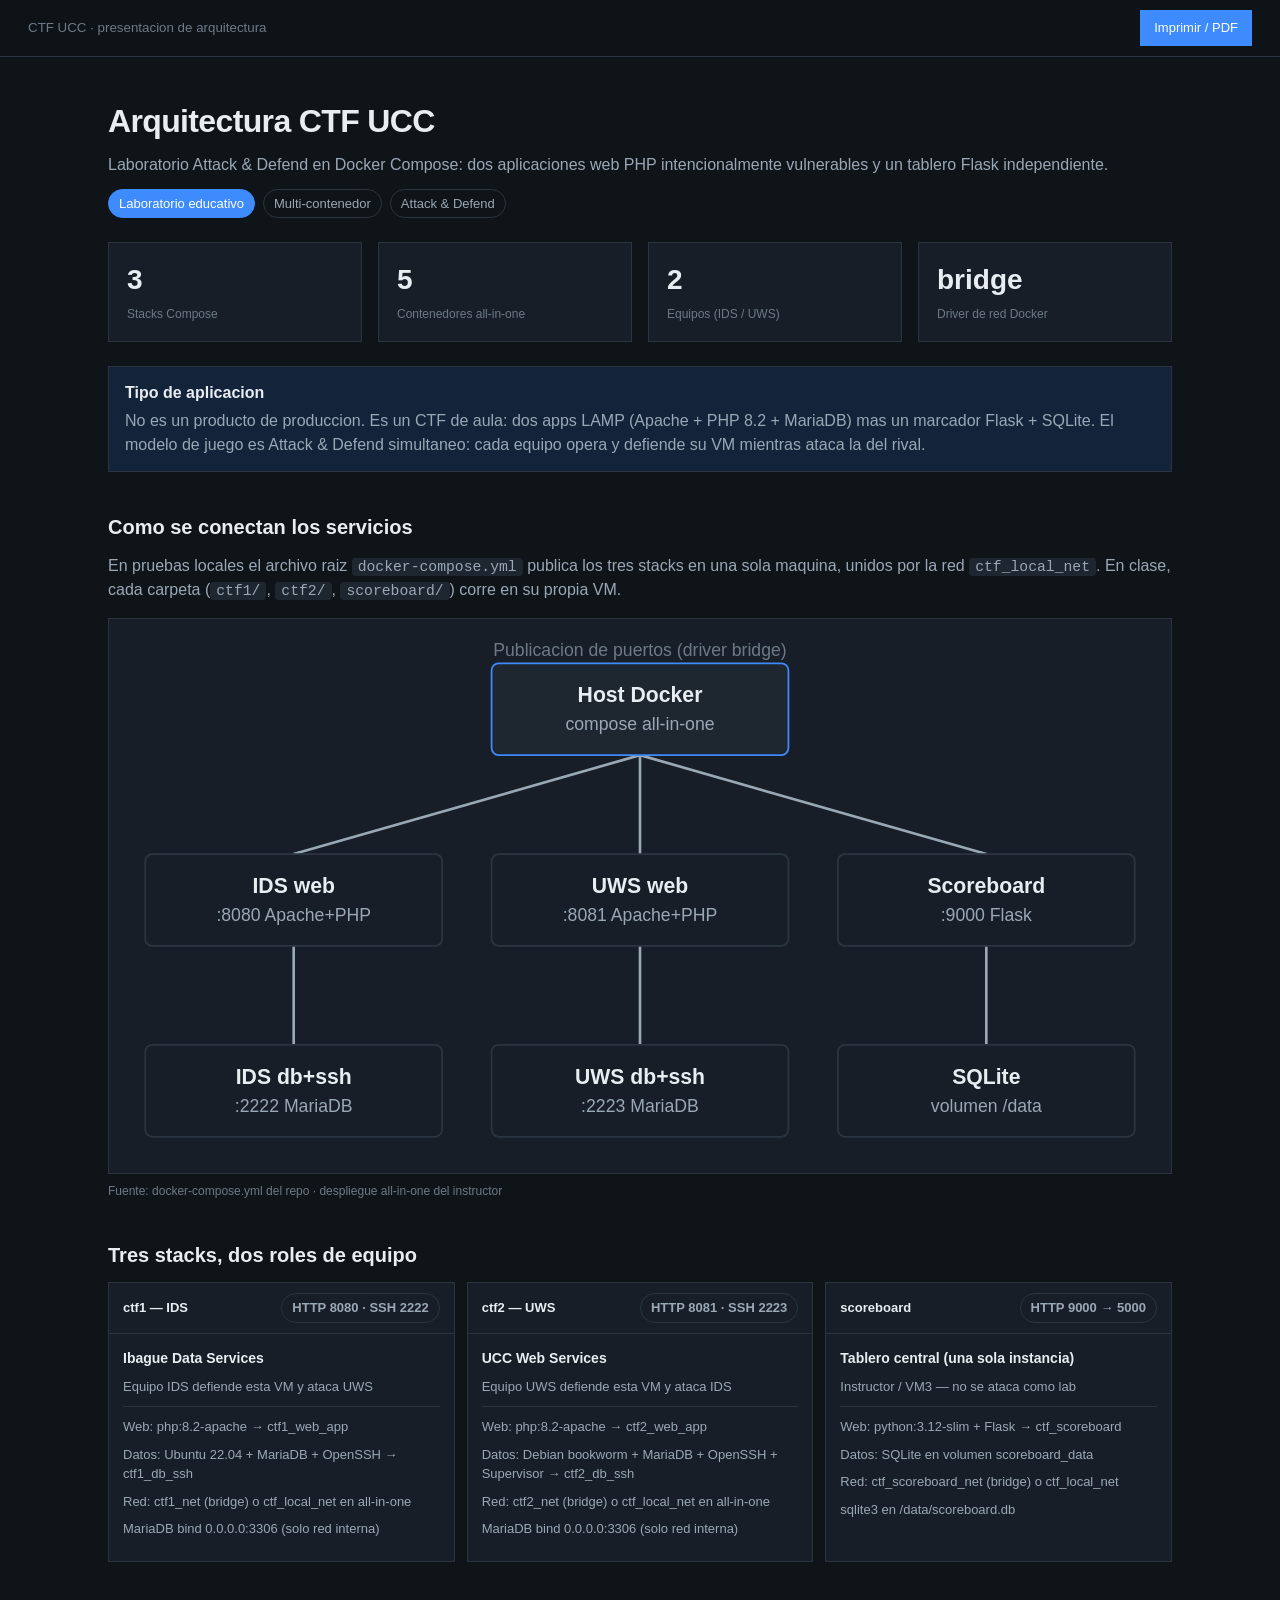
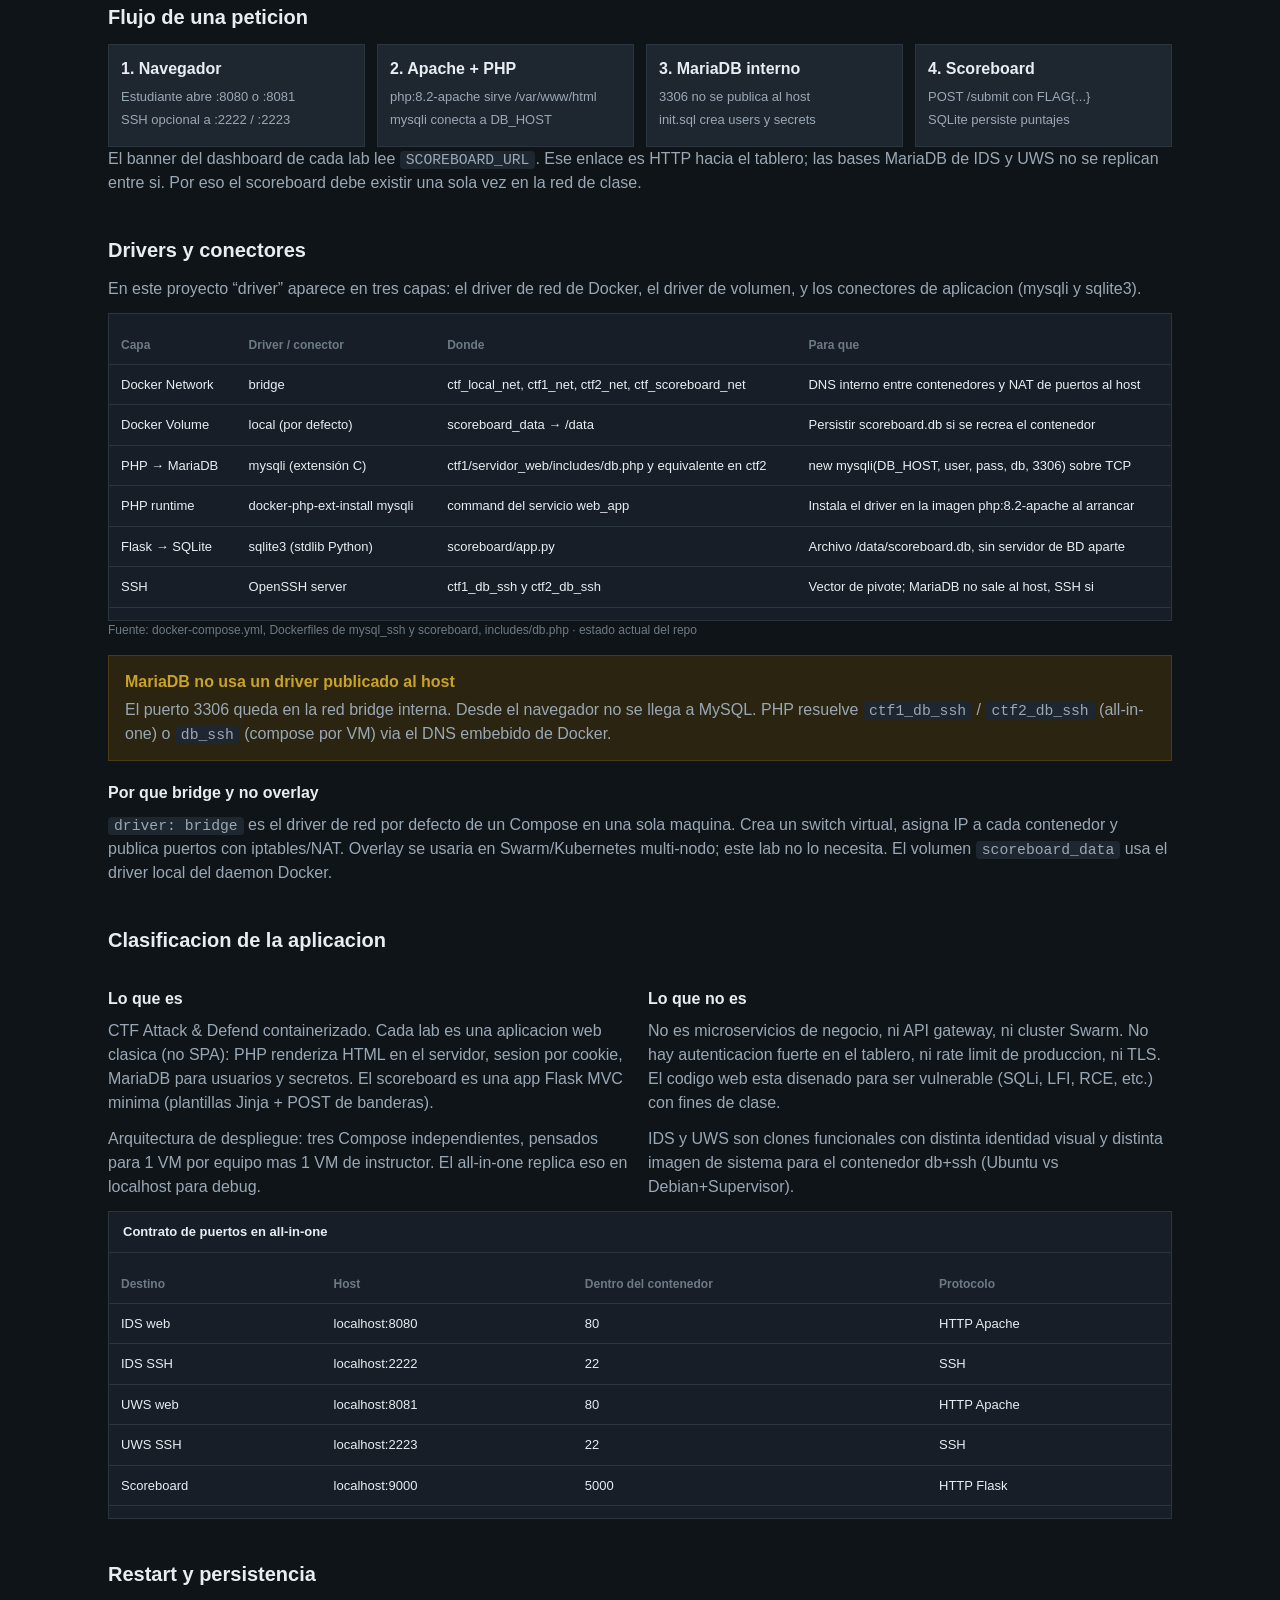
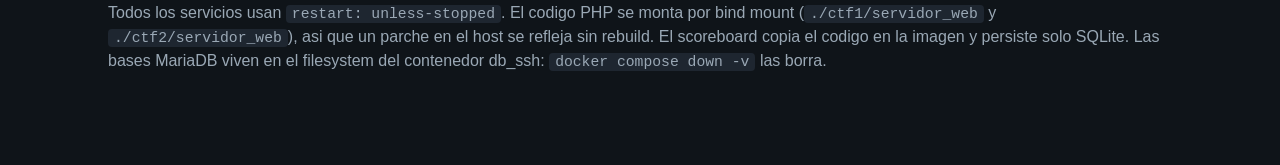
<file: docs/arquitectura-ctf-ucc.html>
<!DOCTYPE html>
<html lang="es">
<head>
  <meta charset="UTF-8" />
  <meta name="viewport" content="width=device-width, initial-scale=1" />
  <title>Arquitectura CTF UCC</title>
  <style>
    :root {
      --bg: #0f1419;
      --surface: #171e27;
      --elevated: #1e2630;
      --text: #e8edf2;
      --muted: #9aa8b5;
      --faint: #6d7a86;
      --line: #2a3540;
      --accent: #3d8bfd;
      --warn: #c9a227;
      --warn-bg: #2a2410;
      --info-bg: #13233a;
      --ok: #3dd68c;
      --font: "Segoe UI", "Helvetica Neue", Arial, sans-serif;
    }

    * { box-sizing: border-box; }
    html, body { margin: 0; }
    body {
      font-family: var(--font);
      background: var(--bg);
      color: var(--text);
      line-height: 1.5;
    }

    .page {
      max-width: 1120px;
      margin: 0 auto;
      padding: 40px 28px 80px;
    }

    h1 { font-size: 32px; font-weight: 650; margin: 0 0 8px; letter-spacing: -0.02em; }
    h2 { font-size: 20px; font-weight: 650; margin: 40px 0 12px; }
    h3 { font-size: 16px; font-weight: 650; margin: 20px 0 8px; }
    p { margin: 0 0 12px; color: var(--muted); }
    p.lead { font-size: 16px; }
    p.source { font-size: 12px; color: var(--faint); }

    code {
      font-family: Consolas, "Cascadia Code", monospace;
      font-size: 0.92em;
      background: var(--elevated);
      padding: 1px 6px;
      border-radius: 4px;
    }

    .pills { display: flex; flex-wrap: wrap; gap: 8px; margin: 12px 0 24px; }
    .pill {
      border: 1px solid var(--line);
      color: var(--muted);
      padding: 4px 10px;
      border-radius: 999px;
      font-size: 13px;
    }
    .pill.active {
      background: var(--accent);
      border-color: var(--accent);
      color: #fff;
    }

    .stats {
      display: grid;
      grid-template-columns: repeat(4, 1fr);
      gap: 16px;
      margin: 8px 0 24px;
    }
    .stat {
      background: var(--surface);
      border: 1px solid var(--line);
      padding: 16px 18px;
    }
    .stat strong {
      display: block;
      font-size: 28px;
      font-weight: 650;
      color: var(--text);
    }
    .stat span { font-size: 12px; color: var(--faint); }

    .callout {
      border: 1px solid var(--line);
      background: var(--info-bg);
      padding: 14px 16px;
      margin: 16px 0 8px;
    }
    .callout.warn { background: var(--warn-bg); border-color: #4a3a12; }
    .callout .title {
      font-weight: 650;
      color: var(--text);
      margin-bottom: 4px;
    }
    .callout.warn .title { color: var(--warn); }
    .callout p { margin: 0; }

    .diagram-wrap {
      background: var(--surface);
      border: 1px solid var(--line);
      padding: 16px 8px 8px;
      margin: 16px 0 8px;
    }
    .diagram-wrap svg { width: 100%; height: auto; display: block; }

    .cards-3, .flow, .split {
      display: grid;
      gap: 12px;
    }
    .cards-3 { grid-template-columns: repeat(3, 1fr); }
    .flow { grid-template-columns: repeat(4, 1fr); }
    .split { grid-template-columns: 1fr 1fr; gap: 16px; }

    .card {
      background: var(--surface);
      border: 1px solid var(--line);
    }
    .card-h {
      display: flex;
      justify-content: space-between;
      align-items: center;
      gap: 8px;
      padding: 10px 14px;
      border-bottom: 1px solid var(--line);
      font-size: 13px;
      font-weight: 650;
    }
    .card-b { padding: 14px; }
    .card-b p { font-size: 13px; margin-bottom: 8px; }
    .card-b p.sub { color: var(--text); font-weight: 600; font-size: 14px; }
    hr.div {
      border: 0;
      border-top: 1px solid var(--line);
      margin: 10px 0;
    }

    .flow-box {
      background: var(--elevated);
      border: 1px solid var(--line);
      padding: 12px;
    }
    .flow-box strong { display: block; margin-bottom: 6px; }
    .flow-box p { font-size: 13px; margin: 0 0 4px; }

    table {
      width: 100%;
      border-collapse: collapse;
      font-size: 13px;
      margin: 12px 0;
    }
    th, td {
      text-align: left;
      padding: 10px 12px;
      border-bottom: 1px solid var(--line);
      vertical-align: top;
    }
    th {
      color: var(--faint);
      font-weight: 600;
      font-size: 12px;
      text-transform: none;
    }
    td { color: var(--text); }
    .table-card { overflow: auto; }

    .toolbar {
      position: sticky;
      top: 0;
      z-index: 2;
      background: rgba(15, 20, 25, 0.94);
      border-bottom: 1px solid var(--line);
      padding: 10px 28px;
      display: flex;
      justify-content: space-between;
      align-items: center;
    }
    .toolbar small { color: var(--faint); }
    .toolbar button {
      background: var(--accent);
      color: #fff;
      border: 0;
      padding: 8px 14px;
      cursor: pointer;
      font: inherit;
      font-size: 13px;
    }

    @media (max-width: 900px) {
      .stats, .cards-3, .flow, .split { grid-template-columns: 1fr; }
    }

    @media print {
      .toolbar { display: none; }
      body { background: #fff; color: #111; }
      p, td, .stat span { color: #333; }
      .page { max-width: none; padding: 0; }
      .card, .stat, .diagram-wrap, .callout, .flow-box {
        background: #fff;
        border-color: #ccc;
      }
      h1, h2, h3, td, .stat strong, .card-h { color: #111; }
    }
  </style>
</head>
<body>
  <div class="toolbar">
    <small>CTF UCC · presentacion de arquitectura</small>
    <button type="button" onclick="window.print()">Imprimir / PDF</button>
  </div>

  <main class="page">
    <h1>Arquitectura CTF UCC</h1>
    <p class="lead">Laboratorio Attack &amp; Defend en Docker Compose: dos aplicaciones web PHP intencionalmente vulnerables y un tablero Flask independiente.</p>
    <div class="pills">
      <span class="pill active">Laboratorio educativo</span>
      <span class="pill">Multi-contenedor</span>
      <span class="pill">Attack &amp; Defend</span>
    </div>

    <div class="stats">
      <div class="stat"><strong>3</strong><span>Stacks Compose</span></div>
      <div class="stat"><strong>5</strong><span>Contenedores all-in-one</span></div>
      <div class="stat"><strong>2</strong><span>Equipos (IDS / UWS)</span></div>
      <div class="stat"><strong>bridge</strong><span>Driver de red Docker</span></div>
    </div>

    <div class="callout">
      <div class="title">Tipo de aplicacion</div>
      <p>No es un producto de produccion. Es un CTF de aula: dos apps LAMP (Apache + PHP 8.2 + MariaDB) mas un marcador Flask + SQLite. El modelo de juego es Attack &amp; Defend simultaneo: cada equipo opera y defiende su VM mientras ataca la del rival.</p>
    </div>

    <h2>Como se conectan los servicios</h2>
    <p>En pruebas locales el archivo raiz <code>docker-compose.yml</code> publica los tres stacks en una sola maquina, unidos por la red <code>ctf_local_net</code>. En clase, cada carpeta (<code>ctf1/</code>, <code>ctf2/</code>, <code>scoreboard/</code>) corre en su propia VM.</p>

    <div class="diagram-wrap">
      <svg viewBox="0 0 592 300" role="img" aria-label="Grafo de contenedores CTF UCC: host, dos labs PHP y scoreboard Flask">
        <text x="296" y="12" text-anchor="middle" fill="#6d7a86" font-size="10">Publicacion de puertos (driver bridge)</text>
        <line x1="296" y1="68" x2="100" y2="124" stroke="#9aa8b5" stroke-width="1.5"/>
        <line x1="296" y1="68" x2="296" y2="124" stroke="#9aa8b5" stroke-width="1.5"/>
        <line x1="296" y1="68" x2="492" y2="124" stroke="#9aa8b5" stroke-width="1.5"/>
        <line x1="100" y1="176" x2="100" y2="232" stroke="#9aa8b5" stroke-width="1.5"/>
        <line x1="296" y1="176" x2="296" y2="232" stroke="#9aa8b5" stroke-width="1.5"/>
        <line x1="492" y1="176" x2="492" y2="232" stroke="#9aa8b5" stroke-width="1.5"/>
        <rect x="212" y="16" width="168" height="52" rx="4" fill="#1e2630" stroke="#3d8bfd"/>
        <text x="296" y="38" text-anchor="middle" fill="#e8edf2" font-size="12" font-weight="600">Host Docker</text>
        <text x="296" y="54" text-anchor="middle" fill="#9aa8b5" font-size="10">compose all-in-one</text>
        <rect x="16" y="124" width="168" height="52" rx="4" fill="#171e27" stroke="#2a3540"/>
        <text x="100" y="146" text-anchor="middle" fill="#e8edf2" font-size="12" font-weight="600">IDS web</text>
        <text x="100" y="162" text-anchor="middle" fill="#9aa8b5" font-size="10">:8080 Apache+PHP</text>
        <rect x="212" y="124" width="168" height="52" rx="4" fill="#171e27" stroke="#2a3540"/>
        <text x="296" y="146" text-anchor="middle" fill="#e8edf2" font-size="12" font-weight="600">UWS web</text>
        <text x="296" y="162" text-anchor="middle" fill="#9aa8b5" font-size="10">:8081 Apache+PHP</text>
        <rect x="408" y="124" width="168" height="52" rx="4" fill="#171e27" stroke="#2a3540"/>
        <text x="492" y="146" text-anchor="middle" fill="#e8edf2" font-size="12" font-weight="600">Scoreboard</text>
        <text x="492" y="162" text-anchor="middle" fill="#9aa8b5" font-size="10">:9000 Flask</text>
        <rect x="16" y="232" width="168" height="52" rx="4" fill="#171e27" stroke="#2a3540"/>
        <text x="100" y="254" text-anchor="middle" fill="#e8edf2" font-size="12" font-weight="600">IDS db+ssh</text>
        <text x="100" y="270" text-anchor="middle" fill="#9aa8b5" font-size="10">:2222 MariaDB</text>
        <rect x="212" y="232" width="168" height="52" rx="4" fill="#171e27" stroke="#2a3540"/>
        <text x="296" y="254" text-anchor="middle" fill="#e8edf2" font-size="12" font-weight="600">UWS db+ssh</text>
        <text x="296" y="270" text-anchor="middle" fill="#9aa8b5" font-size="10">:2223 MariaDB</text>
        <rect x="408" y="232" width="168" height="52" rx="4" fill="#171e27" stroke="#2a3540"/>
        <text x="492" y="254" text-anchor="middle" fill="#e8edf2" font-size="12" font-weight="600">SQLite</text>
        <text x="492" y="270" text-anchor="middle" fill="#9aa8b5" font-size="10">volumen /data</text>
      </svg>
    </div>
    <p class="source">Fuente: docker-compose.yml del repo · despliegue all-in-one del instructor</p>

    <h2>Tres stacks, dos roles de equipo</h2>
    <div class="cards-3">
      <article class="card">
        <div class="card-h">ctf1 — IDS <span class="pill">HTTP 8080 · SSH 2222</span></div>
        <div class="card-b">
          <p class="sub">Ibague Data Services</p>
          <p>Equipo IDS defiende esta VM y ataca UWS</p>
          <hr class="div" />
          <p>Web: php:8.2-apache → ctf1_web_app</p>
          <p>Datos: Ubuntu 22.04 + MariaDB + OpenSSH → ctf1_db_ssh</p>
          <p>Red: ctf1_net (bridge) o ctf_local_net en all-in-one</p>
          <p>MariaDB bind 0.0.0.0:3306 (solo red interna)</p>
        </div>
      </article>
      <article class="card">
        <div class="card-h">ctf2 — UWS <span class="pill">HTTP 8081 · SSH 2223</span></div>
        <div class="card-b">
          <p class="sub">UCC Web Services</p>
          <p>Equipo UWS defiende esta VM y ataca IDS</p>
          <hr class="div" />
          <p>Web: php:8.2-apache → ctf2_web_app</p>
          <p>Datos: Debian bookworm + MariaDB + OpenSSH + Supervisor → ctf2_db_ssh</p>
          <p>Red: ctf2_net (bridge) o ctf_local_net en all-in-one</p>
          <p>MariaDB bind 0.0.0.0:3306 (solo red interna)</p>
        </div>
      </article>
      <article class="card">
        <div class="card-h">scoreboard <span class="pill">HTTP 9000 → 5000</span></div>
        <div class="card-b">
          <p class="sub">Tablero central (una sola instancia)</p>
          <p>Instructor / VM3 — no se ataca como lab</p>
          <hr class="div" />
          <p>Web: python:3.12-slim + Flask → ctf_scoreboard</p>
          <p>Datos: SQLite en volumen scoreboard_data</p>
          <p>Red: ctf_scoreboard_net (bridge) o ctf_local_net</p>
          <p>sqlite3 en /data/scoreboard.db</p>
        </div>
      </article>
    </div>

    <h2>Flujo de una peticion</h2>
    <div class="flow">
      <div class="flow-box">
        <strong>1. Navegador</strong>
        <p>Estudiante abre :8080 o :8081</p>
        <p>SSH opcional a :2222 / :2223</p>
      </div>
      <div class="flow-box">
        <strong>2. Apache + PHP</strong>
        <p>php:8.2-apache sirve /var/www/html</p>
        <p>mysqli conecta a DB_HOST</p>
      </div>
      <div class="flow-box">
        <strong>3. MariaDB interno</strong>
        <p>3306 no se publica al host</p>
        <p>init.sql crea users y secrets</p>
      </div>
      <div class="flow-box">
        <strong>4. Scoreboard</strong>
        <p>POST /submit con FLAG{...}</p>
        <p>SQLite persiste puntajes</p>
      </div>
    </div>
    <p>El banner del dashboard de cada lab lee <code>SCOREBOARD_URL</code>. Ese enlace es HTTP hacia el tablero; las bases MariaDB de IDS y UWS no se replican entre si. Por eso el scoreboard debe existir una sola vez en la red de clase.</p>

    <h2>Drivers y conectores</h2>
    <p>En este proyecto “driver” aparece en tres capas: el driver de red de Docker, el driver de volumen, y los conectores de aplicacion (mysqli y sqlite3).</p>
    <div class="table-card card">
      <table>
        <thead>
          <tr>
            <th>Capa</th>
            <th>Driver / conector</th>
            <th>Donde</th>
            <th>Para que</th>
          </tr>
        </thead>
        <tbody>
          <tr>
            <td>Docker Network</td>
            <td>bridge</td>
            <td>ctf_local_net, ctf1_net, ctf2_net, ctf_scoreboard_net</td>
            <td>DNS interno entre contenedores y NAT de puertos al host</td>
          </tr>
          <tr>
            <td>Docker Volume</td>
            <td>local (por defecto)</td>
            <td>scoreboard_data → /data</td>
            <td>Persistir scoreboard.db si se recrea el contenedor</td>
          </tr>
          <tr>
            <td>PHP → MariaDB</td>
            <td>mysqli (extensión C)</td>
            <td>ctf1/servidor_web/includes/db.php y equivalente en ctf2</td>
            <td>new mysqli(DB_HOST, user, pass, db, 3306) sobre TCP</td>
          </tr>
          <tr>
            <td>PHP runtime</td>
            <td>docker-php-ext-install mysqli</td>
            <td>command del servicio web_app</td>
            <td>Instala el driver en la imagen php:8.2-apache al arrancar</td>
          </tr>
          <tr>
            <td>Flask → SQLite</td>
            <td>sqlite3 (stdlib Python)</td>
            <td>scoreboard/app.py</td>
            <td>Archivo /data/scoreboard.db, sin servidor de BD aparte</td>
          </tr>
          <tr>
            <td>SSH</td>
            <td>OpenSSH server</td>
            <td>ctf1_db_ssh y ctf2_db_ssh</td>
            <td>Vector de pivote; MariaDB no sale al host, SSH si</td>
          </tr>
        </tbody>
      </table>
    </div>
    <p class="source">Fuente: docker-compose.yml, Dockerfiles de mysql_ssh y scoreboard, includes/db.php · estado actual del repo</p>

    <div class="callout warn">
      <div class="title">MariaDB no usa un driver publicado al host</div>
      <p>El puerto 3306 queda en la red bridge interna. Desde el navegador no se llega a MySQL. PHP resuelve <code>ctf1_db_ssh</code> / <code>ctf2_db_ssh</code> (all-in-one) o <code>db_ssh</code> (compose por VM) via el DNS embebido de Docker.</p>
    </div>

    <h3>Por que bridge y no overlay</h3>
    <p><code>driver: bridge</code> es el driver de red por defecto de un Compose en una sola maquina. Crea un switch virtual, asigna IP a cada contenedor y publica puertos con iptables/NAT. Overlay se usaria en Swarm/Kubernetes multi-nodo; este lab no lo necesita. El volumen <code>scoreboard_data</code> usa el driver local del daemon Docker.</p>

    <h2>Clasificacion de la aplicacion</h2>
    <div class="split">
      <div>
        <h3>Lo que es</h3>
        <p>CTF Attack &amp; Defend containerizado. Cada lab es una aplicacion web clasica (no SPA): PHP renderiza HTML en el servidor, sesion por cookie, MariaDB para usuarios y secretos. El scoreboard es una app Flask MVC minima (plantillas Jinja + POST de banderas).</p>
        <p>Arquitectura de despliegue: tres Compose independientes, pensados para 1 VM por equipo mas 1 VM de instructor. El all-in-one replica eso en localhost para debug.</p>
      </div>
      <div>
        <h3>Lo que no es</h3>
        <p>No es microservicios de negocio, ni API gateway, ni cluster Swarm. No hay autenticacion fuerte en el tablero, ni rate limit de produccion, ni TLS. El codigo web esta disenado para ser vulnerable (SQLi, LFI, RCE, etc.) con fines de clase.</p>
        <p>IDS y UWS son clones funcionales con distinta identidad visual y distinta imagen de sistema para el contenedor db+ssh (Ubuntu vs Debian+Supervisor).</p>
      </div>
    </div>

    <article class="card">
      <div class="card-h">Contrato de puertos en all-in-one</div>
      <div class="table-card">
        <table>
          <thead>
            <tr>
              <th>Destino</th>
              <th>Host</th>
              <th>Dentro del contenedor</th>
              <th>Protocolo</th>
            </tr>
          </thead>
          <tbody>
            <tr><td>IDS web</td><td>localhost:8080</td><td>80</td><td>HTTP Apache</td></tr>
            <tr><td>IDS SSH</td><td>localhost:2222</td><td>22</td><td>SSH</td></tr>
            <tr><td>UWS web</td><td>localhost:8081</td><td>80</td><td>HTTP Apache</td></tr>
            <tr><td>UWS SSH</td><td>localhost:2223</td><td>22</td><td>SSH</td></tr>
            <tr><td>Scoreboard</td><td>localhost:9000</td><td>5000</td><td>HTTP Flask</td></tr>
          </tbody>
        </table>
      </div>
    </article>

    <h2>Restart y persistencia</h2>
    <p>Todos los servicios usan <code>restart: unless-stopped</code>. El codigo PHP se monta por bind mount (<code>./ctf1/servidor_web</code> y <code>./ctf2/servidor_web</code>), asi que un parche en el host se refleja sin rebuild. El scoreboard copia el codigo en la imagen y persiste solo SQLite. Las bases MariaDB viven en el filesystem del contenedor db_ssh: <code>docker compose down -v</code> las borra.</p>
  </main>
</body>
</html>
</file>
